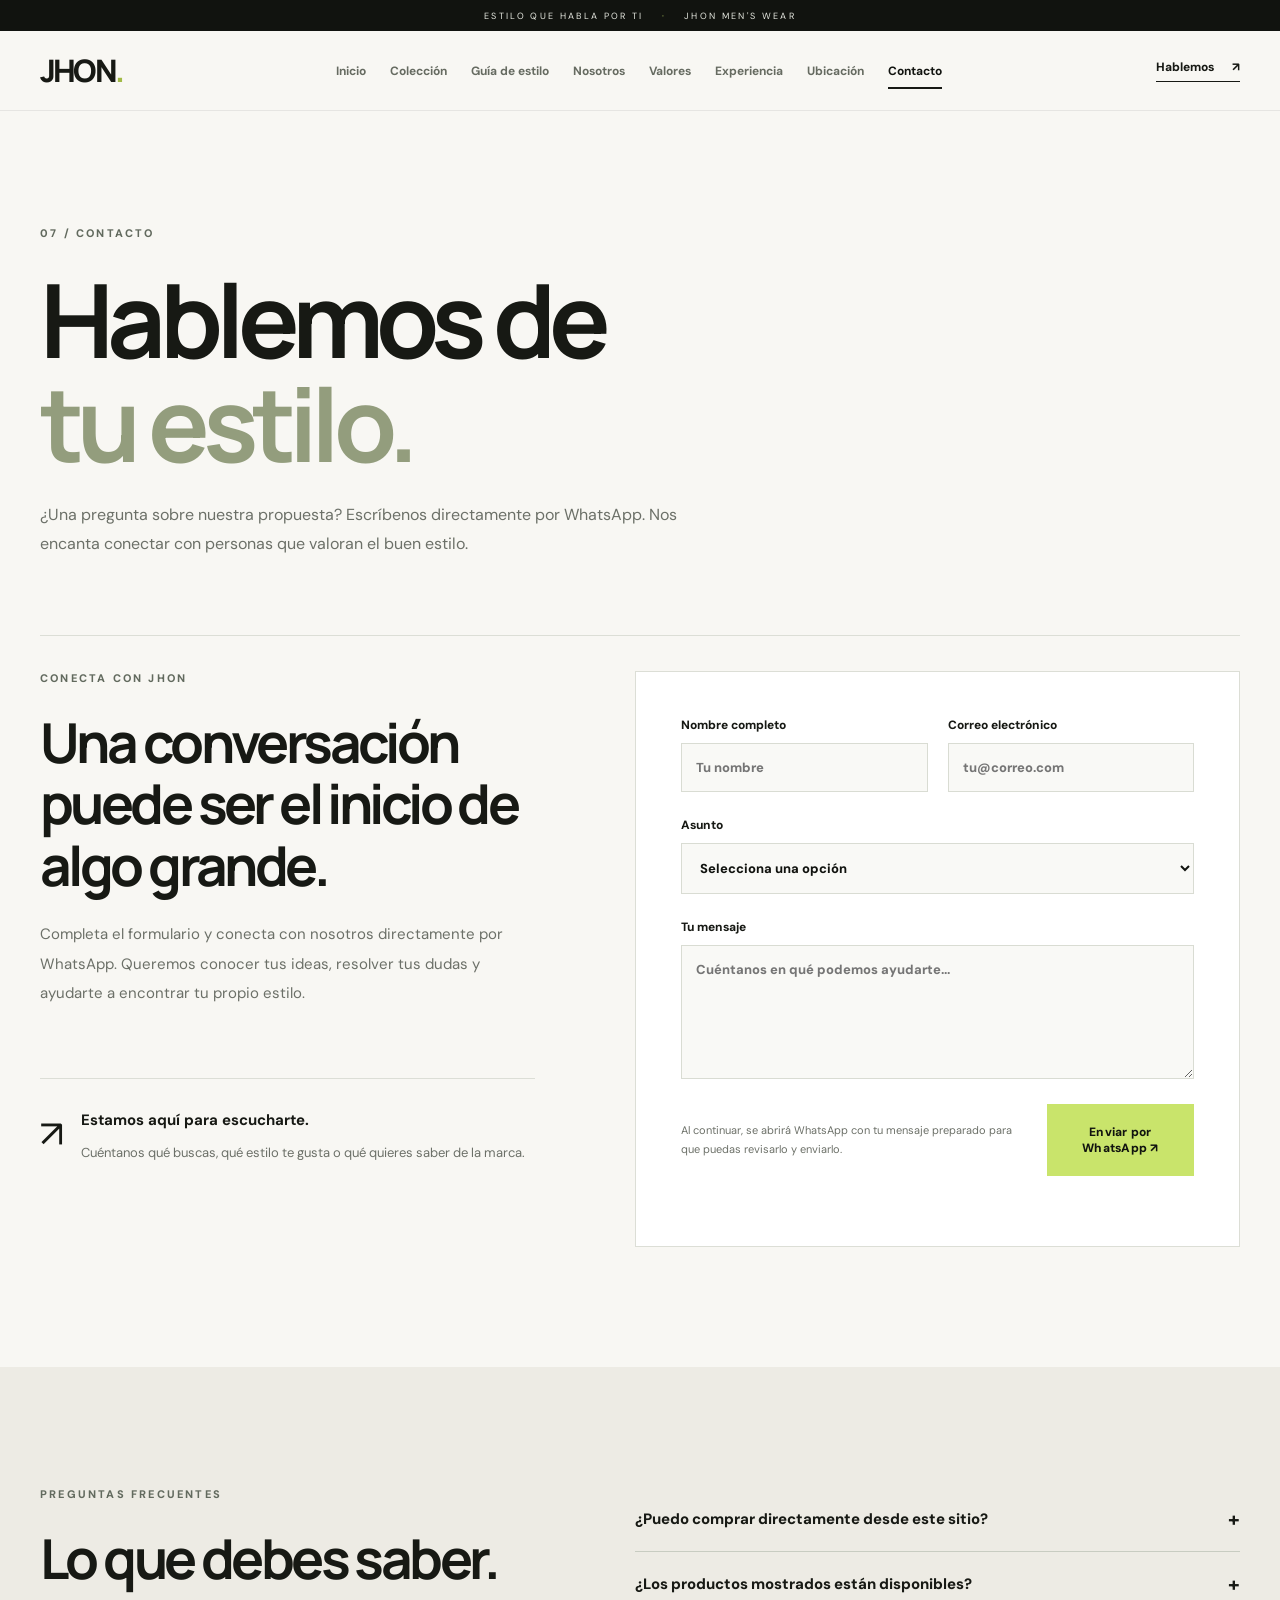
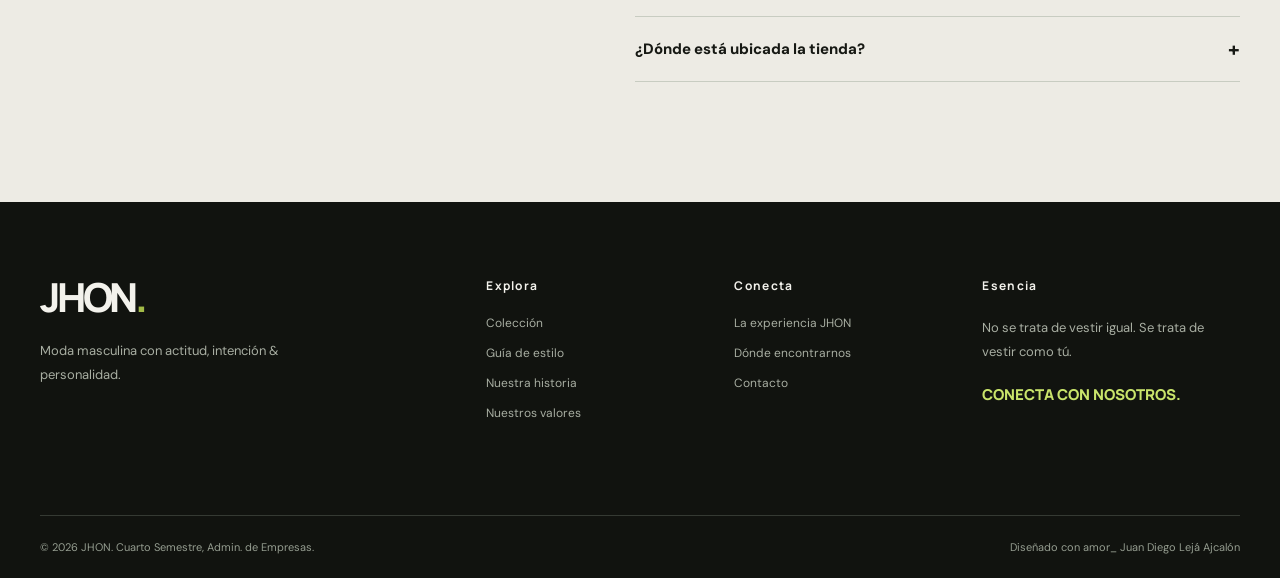
<file: contacto.html>
<!DOCTYPE html>
<html lang="es">
<head>
  <meta charset="UTF-8">
  <meta name="viewport" content="width=device-width, initial-scale=1">

  <meta name="theme-color" content="#141511">
  <meta
    name="description"
    content="Entra en contacto con JHON a través de WhatsApp para solicitar información sobre moda masculina."
  >

  <title>Contacto | JHON — Men's Wear</title>

  <link rel="preconnect" href="https://fonts.googleapis.com">
  <link rel="preconnect" href="https://fonts.gstatic.com" crossorigin>

  <link
    href="https://fonts.googleapis.com/css2?family=DM+Sans:wght@400;500;600;700&family=Manrope:wght@400;500;600;700;800&display=swap"
    rel="stylesheet"
  >

  <link rel="stylesheet" href="css/styles.css">
  <script src="js/main.js" defer></script>
</head>

<body>

  <a class="skip-link" href="#contenido">
    Ir al contenido
  </a>

  <div class="announcement">
    ESTILO QUE HABLA POR TI
    <span>·</span>
    JHON MEN'S WEAR
  </div>

  <!-- HEADER -->
  <header class="site-header">
    <div class="container nav-wrap">

      <a
        href="index.html"
        class="brand"
        aria-label="JHON, ir al inicio"
      >
        JHON<span class="brand-dot">.</span>
      </a>

      <nav class="desktop-nav" aria-label="Navegación principal">
        <a href="index.html" class="nav-link">Inicio</a>
        <a href="coleccion.html" class="nav-link">Colección</a>
        <a href="estilo.html" class="nav-link">Guía de estilo</a>
        <a href="nosotros.html" class="nav-link">Nosotros</a>
        <a href="valores.html" class="nav-link">Valores</a>
        <a href="experiencia.html" class="nav-link">Experiencia</a>
        <a href="ubicacion.html" class="nav-link">Ubicación</a>
        <a
          href="contacto.html"
          class="nav-link active"
          aria-current="page"
        >
          Contacto
        </a>
      </nav>

      <a class="nav-cta" href="contacto.html">
        Hablemos <span aria-hidden="true">↗</span>
      </a>

      <button
        class="menu-toggle"
        type="button"
        aria-label="Abrir menú"
        aria-expanded="false"
        aria-controls="mobile-menu"
      >
        <span></span>
        <span></span>
        <span></span>
      </button>

    </div>

    <!-- MENÚ MÓVIL -->
    <nav
      class="mobile-nav"
      id="mobile-menu"
      aria-label="Navegación móvil"
      inert
    >
      <a href="index.html" class="nav-link">Inicio</a>
      <a href="coleccion.html" class="nav-link">Colección</a>
      <a href="estilo.html" class="nav-link">Guía de estilo</a>
      <a href="nosotros.html" class="nav-link">Nosotros</a>
      <a href="valores.html" class="nav-link">Valores</a>
      <a href="experiencia.html" class="nav-link">Experiencia</a>
      <a href="ubicacion.html" class="nav-link">Ubicación</a>
      <a
        href="contacto.html"
        class="nav-link active"
        aria-current="page"
      >
        Contacto
      </a>
    </nav>
  </header>

  <!-- CONTENIDO -->
  <main id="contenido">

    <!-- INTRODUCCIÓN -->
    <section class="page-intro container reveal">
      <span class="eyebrow">07 / CONTACTO</span>

      <h1>
        Hablemos de<br>
        <em>tu estilo.</em>
      </h1>

      <p>
        ¿Una pregunta sobre nuestra propuesta?
        Escríbenos directamente por WhatsApp.
        Nos encanta conectar con personas
        que valoran el buen estilo.
      </p>
    </section>

    <!-- FORMULARIO DE CONTACTO -->
    <section class="container section section-tight contact-layout">

      <div class="contact-side reveal">

        <span class="eyebrow">CONECTA CON JHON</span>

        <h2>
          Una conversación puede ser
          el inicio de algo grande.
        </h2>

        <p>
          Completa el formulario y conecta con nosotros
          directamente por WhatsApp. Queremos conocer
          tus ideas, resolver tus dudas y ayudarte
          a encontrar tu propio estilo.
        </p>

        <div class="contact-note">
          <span>↗</span>

          <div>
            <strong>
              Estamos aquí para escucharte.
            </strong>

            <p>
              Cuéntanos qué buscas, qué estilo te gusta
              o qué quieres saber de la marca.
            </p>
          </div>
        </div>

      </div>

      <!-- FORMULARIO -->
      <form class="contact-form reveal" id="contact-form">

        <div class="form-grid">

          <label>
            Nombre completo

            <input
              name="nombre"
              type="text"
              required
              minlength="2"
              maxlength="80"
              autocomplete="name"
              placeholder="Tu nombre"
            >
          </label>

          <label>
            Correo electrónico

            <input
              name="email"
              type="email"
              required
              maxlength="150"
              autocomplete="email"
              placeholder="tu@correo.com"
            >
          </label>

        </div>

        <label>
          Asunto

          <select name="asunto" required>
            <option value="" selected disabled>
              Selecciona una opción
            </option>

            <option value="Consulta de colección">
              Consulta de colección
            </option>

            <option value="Información de la marca">
              Información de la marca
            </option>

            <option value="Colaboraciones">
              Colaboraciones
            </option>

            <option value="Otra consulta">
              Otra consulta
            </option>
          </select>
        </label>

        <label>
          Tu mensaje

          <textarea
            name="mensaje"
            required
            minlength="10"
            maxlength="2000"
            rows="6"
            placeholder="Cuéntanos en qué podemos ayudarte..."
          ></textarea>
        </label>

        <div class="form-bottom">

          <p>
            Al continuar, se abrirá WhatsApp con tu mensaje
            preparado para que puedas revisarlo y enviarlo.
          </p>

          <button class="btn btn-accent" type="submit">
            Enviar por WhatsApp ↗
          </button>

        </div>

        <p
          id="form-status"
          class="form-status"
          role="status"
          aria-live="polite"
        ></p>

      </form>

    </section>

    <!-- PREGUNTAS FRECUENTES -->
    <section class="soft-section">

      <div class="container section faq-layout">

        <div class="reveal">

          <span class="eyebrow">
            PREGUNTAS FRECUENTES
          </span>

          <h2>
            Lo que debes saber.
          </h2>

        </div>

        <div class="faq-list">

          <details class="reveal">
            <summary>
              ¿Puedo comprar directamente desde este sitio?
            </summary>

            <p>
              Por el momento, este sitio es informativo.
              Puedes explorar los estilos & escribirnos por
              WhatsApp para consultar disponibilidad.
            </p>
          </details>

          <details class="reveal">
            <summary>
              ¿Los productos mostrados están disponibles?
            </summary>

            <p>
              Las imágenes son referencias de estilo.
              La disponibilidad de prendas, tallas & precios
              debe confirmarse directamente con la marca.
            </p>
          </details>

          <details class="reveal">
            <summary>
              ¿Dónde está ubicada la tienda?
            </summary>

            <p>
              La ubicación física & los horarios están por
              confirmar. Puedes revisar la sección Ubicación
              o consultarnos directamente por WhatsApp.
            </p>
          </details>

        </div>

      </div>

    </section>

  </main>

  <!-- FOOTER -->
  <footer class="footer">

    <div class="container footer-grid">

      <div>
        <a href="index.html" class="brand footer-brand">
          JHON<span class="brand-dot">.</span>
        </a>

        <p>
          Moda masculina con actitud,
          intención & personalidad.
        </p>
      </div>

      <div>
        <h3>Explora</h3>

        <a href="coleccion.html">Colección</a>
        <a href="estilo.html">Guía de estilo</a>
        <a href="nosotros.html">Nuestra historia</a>
        <a href="valores.html">Nuestros valores</a>
      </div>

      <div>
        <h3>Conecta</h3>

        <a href="experiencia.html">La experiencia JHON</a>
        <a href="ubicacion.html">Dónde encontrarnos</a>
        <a href="contacto.html">Contacto</a>
      </div>

      <div>
        <h3>Esencia</h3>

        <p>
          No se trata de vestir igual.
          Se trata de vestir como tú.
        </p>

        <span class="footer-slogan">
          CONECTA CON NOSOTROS.
        </span>
      </div>

    </div>

    <div class="container footer-bottom">

      <span>
        © <span data-year>2026</span> JHON.
        Cuarto Semestre, Admin. de Empresas.
      </span>

      <span>
        Diseñado con amor_ Juan Diego Lejá Ajcalón
      </span>

    </div>

  </footer>

  <!-- BOTÓN VOLVER ARRIBA -->
  <button
    class="back-top"
    aria-label="Volver arriba"
    title="Volver arriba"
  >
    ↑
  </button>

</body>
</html>
</file>
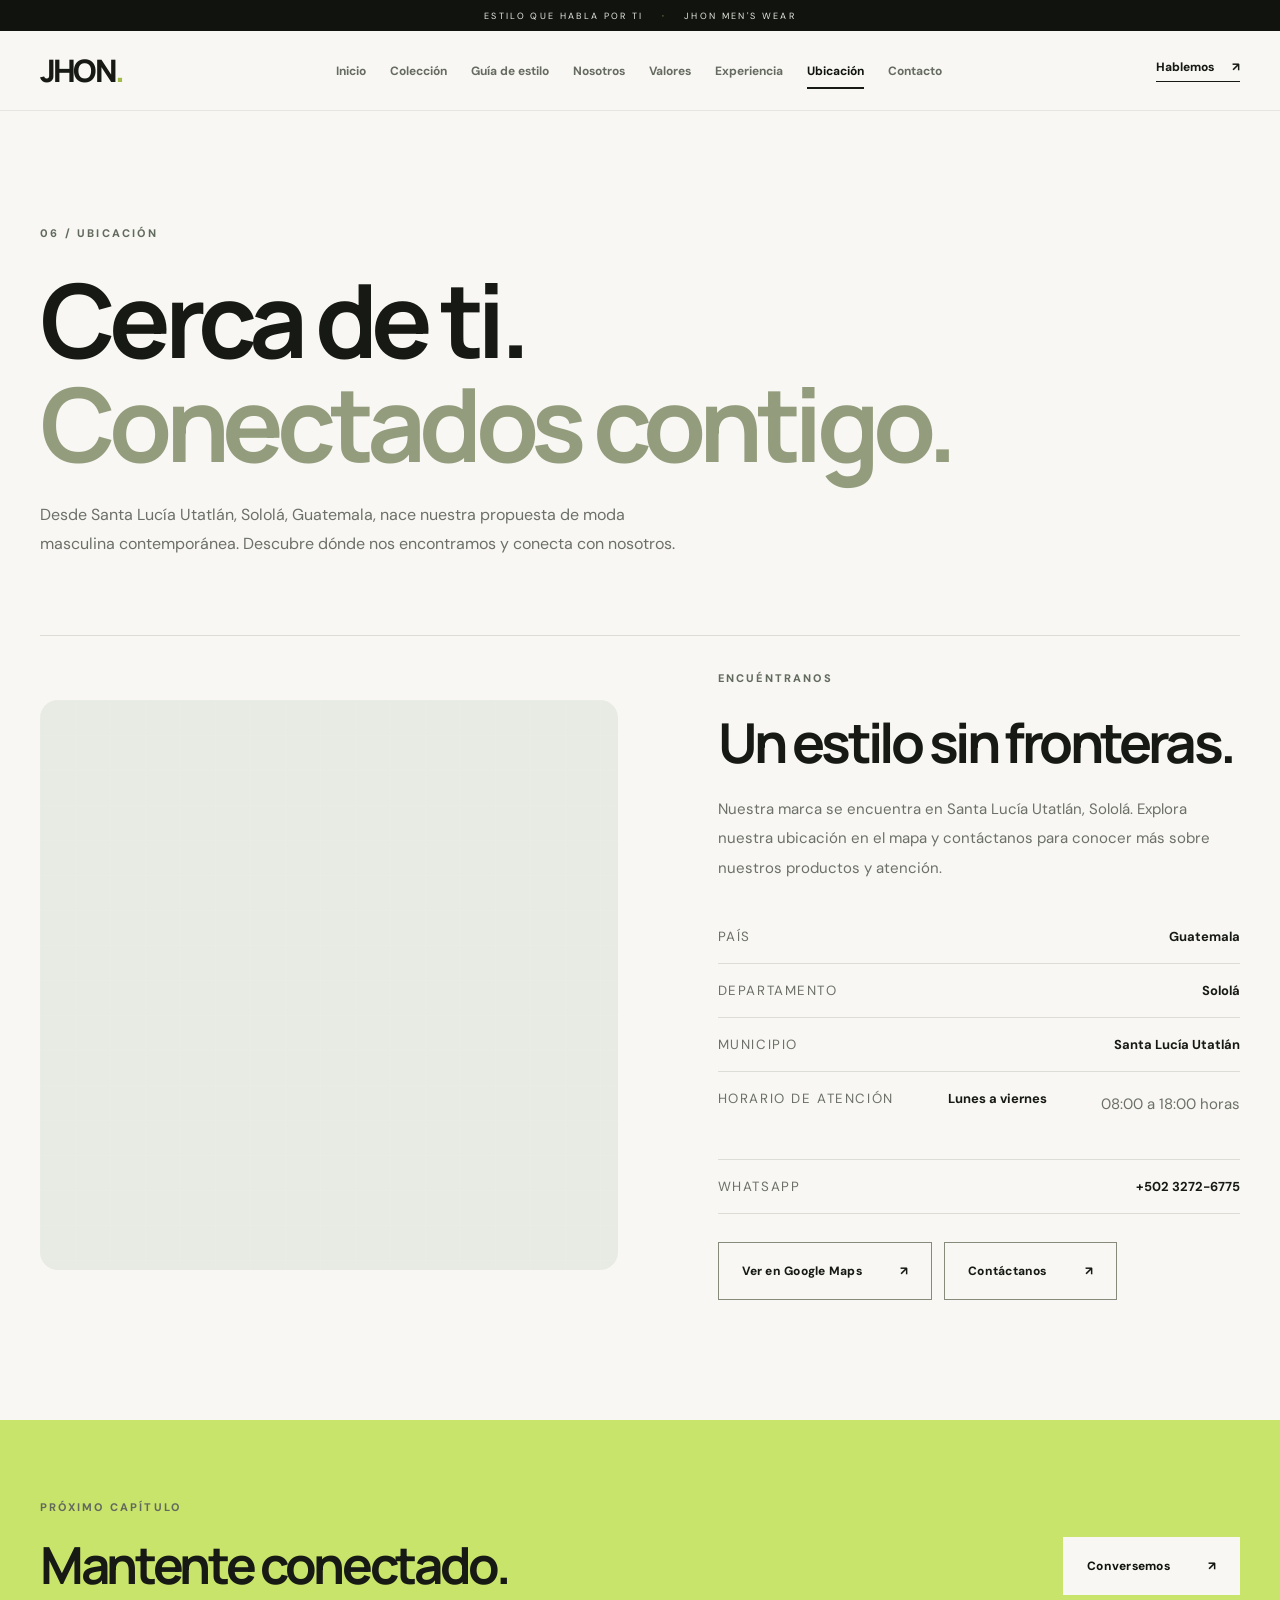
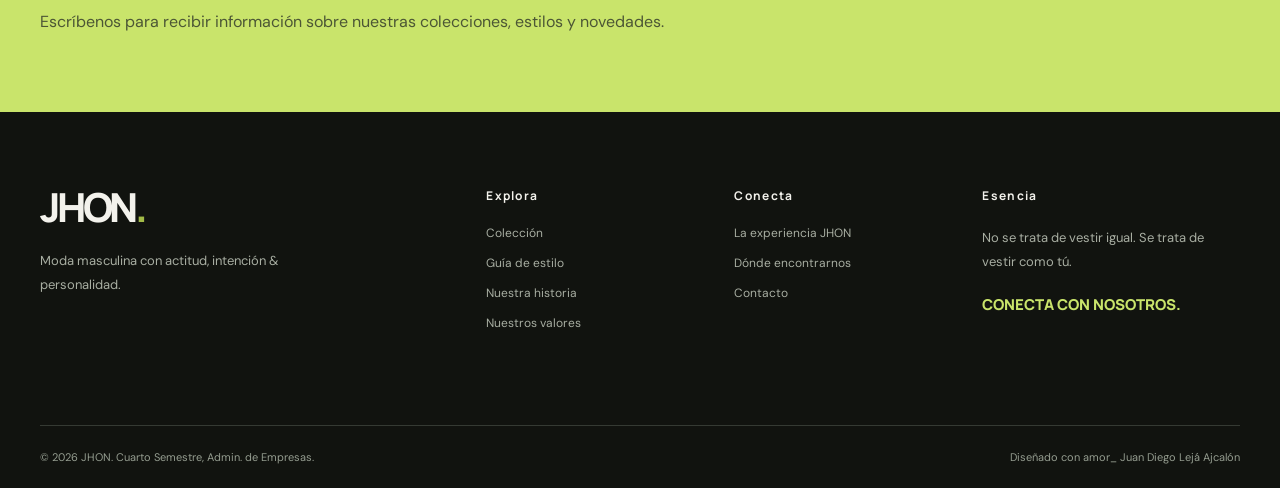
<file: ubicacion.html>
<!DOCTYPE html>
<html lang="es">

<head>
  <!-- ========================================
       CONFIGURACIÓN GENERAL
  ========================================= -->

  <meta charset="UTF-8">
  <meta name="viewport" content="width=device-width, initial-scale=1">

  <meta name="theme-color" content="#141511">

  <meta
    name="description"
    content="Encuentra JHON en Santa Lucía Utatlán, Sololá, Guatemala. Consulta nuestra ubicación, horarios y canales de atención."
  >

  <title>Ubicación | JHON — Men's Wear</title>

  <!-- ========================================
       TIPOGRAFÍAS
  ========================================= -->

  <link rel="preconnect" href="https://fonts.googleapis.com">

  <link
    rel="preconnect"
    href="https://fonts.gstatic.com"
    crossorigin
  >

  <link
    href="https://fonts.googleapis.com/css2?family=DM+Sans:wght@400;500;600;700&family=Manrope:wght@400;500;600;700;800&display=swap"
    rel="stylesheet"
  >

  <!-- ========================================
       ESTILOS CSS
  ========================================= -->

  <link rel="stylesheet" href="css/styles.css">

  <!-- ========================================
       JAVASCRIPT
  ========================================= -->

  <script src="js/main.js" defer></script>

</head>

<body>

  <!-- ========================================
       ACCESIBILIDAD
  ========================================= -->

  <a class="skip-link" href="#contenido">
    Ir al contenido
  </a>

  <!-- ========================================
       BARRA DE ANUNCIO
  ========================================= -->

  <div class="announcement">
    ESTILO QUE HABLA POR TI
    <span>·</span>
    JHON MEN'S WEAR
  </div>

  <!-- ========================================
       HEADER / NAVEGACIÓN PRINCIPAL
  ========================================= -->

  <header class="site-header">

    <div class="container nav-wrap">

      <!-- LOGOTIPO -->

      <a
        href="index.html"
        class="brand"
        aria-label="JHON, ir al inicio"
      >
        JHON<span class="brand-dot">.</span>
      </a>

      <!-- MENÚ DE ESCRITORIO -->

      <nav
        class="desktop-nav"
        aria-label="Navegación principal"
      >

        <a href="index.html" class="nav-link">
          Inicio
        </a>

        <a href="coleccion.html" class="nav-link">
          Colección
        </a>

        <a href="estilo.html" class="nav-link">
          Guía de estilo
        </a>

        <a href="nosotros.html" class="nav-link">
          Nosotros
        </a>

        <a href="valores.html" class="nav-link">
          Valores
        </a>

        <a href="experiencia.html" class="nav-link">
          Experiencia
        </a>

        <a
          href="ubicacion.html"
          class="nav-link active"
          aria-current="page"
        >
          Ubicación
        </a>

        <a href="contacto.html" class="nav-link">
          Contacto
        </a>

      </nav>

      <!-- BOTÓN DE CONTACTO -->

      <a
        class="nav-cta"
        href="contacto.html"
      >
        Hablemos
        <span aria-hidden="true">↗</span>
      </a>

      <!-- BOTÓN MENÚ MÓVIL -->

      <button
        class="menu-toggle"
        type="button"
        aria-label="Abrir menú"
        aria-expanded="false"
        aria-controls="mobile-menu"
      >
        <span></span>
        <span></span>
        <span></span>
      </button>

    </div>

    <!-- ======================================
         NAVEGACIÓN MÓVIL
    ======================================= -->

    <nav
      class="mobile-nav"
      id="mobile-menu"
      aria-label="Navegación móvil"
      inert
    >

      <a href="index.html" class="nav-link">
        Inicio
      </a>

      <a href="coleccion.html" class="nav-link">
        Colección
      </a>

      <a href="estilo.html" class="nav-link">
        Guía de estilo
      </a>

      <a href="nosotros.html" class="nav-link">
        Nosotros
      </a>

      <a href="valores.html" class="nav-link">
        Valores
      </a>

      <a href="experiencia.html" class="nav-link">
        Experiencia
      </a>

      <a
        href="ubicacion.html"
        class="nav-link active"
        aria-current="page"
      >
        Ubicación
      </a>

      <a href="contacto.html" class="nav-link">
        Contacto
      </a>

    </nav>

  </header>

  <!-- ========================================
       CONTENIDO PRINCIPAL
  ========================================= -->

  <main id="contenido">

    <!-- ======================================
         SECCIÓN 1: INTRODUCCIÓN
    ======================================= -->

    <section class="page-intro container reveal">

      <span class="eyebrow">
        06 / UBICACIÓN
      </span>

      <h1>
        Cerca de ti.<br>
        <em>Conectados contigo.</em>
      </h1>

      <p>
        Desde Santa Lucía Utatlán, Sololá,
        Guatemala, nace nuestra propuesta
        de moda masculina contemporánea.

        Descubre dónde nos encontramos
        y conecta con nosotros.
      </p>

    </section>

    <!-- ======================================
         SECCIÓN 2: NUESTRA UBICACIÓN
    ======================================= -->

    <section class="container section section-tight">

      <div class="location-grid">

        <!-- ==================================
             MAPA INTERACTIVO DE GOOGLE MAPS
        =================================== -->

        <div
          class="location-visual reveal"
          style="
            position: relative;
            min-height: 440px;
            overflow: hidden;
            border-radius: 18px;
            background: #e8ebe4;
          "
        >

          <!-- MAPA DE SANTA LUCÍA UTATLÁN -->

          <iframe
            title="Mapa de Santa Lucía Utatlán, Sololá, Guatemala"
            src="https://maps.google.com/maps?q=Santa%20Lucia%20Utatlan%2C%20Solola%2C%20Guatemala&amp;z=14&amp;output=embed"
            width="100%"
            height="100%"
            style="
              position: absolute;
              inset: 0;
              width: 100%;
              height: 100%;
              border: 0;
              display: block;
            "
            loading="lazy"
            referrerpolicy="no-referrer-when-downgrade"
            allowfullscreen
          ></iframe>

        </div>

        <!-- ==================================
             INFORMACIÓN DE LA UBICACIÓN
        =================================== -->

        <div class="location-details reveal">

          <span class="eyebrow">
            ENCUÉNTRANOS
          </span>

          <h2>
            Un estilo sin fronteras.
          </h2>

          <p>
            Nuestra marca se encuentra en
            Santa Lucía Utatlán, Sololá.

            Explora nuestra ubicación en el mapa
            y contáctanos para conocer más
            sobre nuestros productos y atención.
          </p>

          <!-- =================================
               DATOS GENERALES
          ================================== -->

          <div class="info-list">

            <!-- PAÍS -->

            <div>

              <small>
                PAÍS
              </small>

              <strong>
                Guatemala
              </strong>

            </div>

            <!-- DEPARTAMENTO -->

            <div>

              <small>
                DEPARTAMENTO
              </small>

              <strong>
                Sololá
              </strong>

            </div>

            <!-- MUNICIPIO -->

            <div>

              <small>
                MUNICIPIO
              </small>

              <strong>
                Santa Lucía Utatlán
              </strong>

            </div>

            <!-- HORARIO DE ATENCIÓN -->

            <div>

              <small>
                HORARIO DE ATENCIÓN
              </small>

              <strong>
                Lunes a viernes
              </strong>

              <p>
                08:00 a 18:00 horas
              </p>

            </div>

            <!-- WHATSAPP -->

            <div>

              <small>
                WHATSAPP
              </small>

              <strong>
                +502 3272-6775
              </strong>

            </div>

          </div>

          <!-- =================================
               BOTONES DE ACCIÓN
          ================================== -->

          <div
            style="
              display: flex;
              flex-wrap: wrap;
              gap: 12px;
              margin-top: 28px;
            "
          >

            <!-- ABRIR EN GOOGLE MAPS -->

            <a
              class="btn btn-outline"
              href="https://www.google.com/maps/search/?api=1&amp;query=Santa%20Lucia%20Utatlan%2C%20Solola%2C%20Guatemala"
              target="_blank"
              rel="noopener noreferrer"
            >
              Ver en Google Maps
              <span aria-hidden="true">↗</span>
            </a>

            <!-- CONTACTAR A JHON -->

            <a
              class="btn btn-outline"
              href="contacto.html"
            >
              Contáctanos
              <span aria-hidden="true">↗</span>
            </a>

          </div>

        </div>

      </div>

    </section>

    <!-- ======================================
         SECCIÓN 3: LLAMADO A LA ACCIÓN
    ======================================= -->

    <section class="cta-section">

      <div class="container cta-inner reveal">

        <!-- CONTENIDO -->

        <div>

          <span class="eyebrow">
            PRÓXIMO CAPÍTULO
          </span>

          <h2>
            Mantente conectado.
          </h2>

          <p>
            Escríbenos para recibir información
            sobre nuestras colecciones,
            estilos y novedades.
          </p>

        </div>

        <!-- BOTÓN DE CONTACTO -->

        <a
          class="btn btn-light"
          href="contacto.html"
        >
          Conversemos
          <span aria-hidden="true">↗</span>
        </a>

      </div>

    </section>

  </main>

  <!-- ========================================
       FOOTER / PIE DE PÁGINA
  ========================================= -->

  <footer class="footer">

    <div class="container footer-grid">

      <!-- COLUMNA 1: MARCA -->

      <div>

        <a
          href="index.html"
          class="brand footer-brand"
        >
          JHON<span class="brand-dot">.</span>
        </a>

        <p>
          Moda masculina con actitud,
          intención & personalidad.
        </p>

      </div>

      <!-- COLUMNA 2: EXPLORA -->

      <div>

        <h3>Explora</h3>

        <a href="coleccion.html">
          Colección
        </a>

        <a href="estilo.html">
          Guía de estilo
        </a>

        <a href="nosotros.html">
          Nuestra historia
        </a>

        <a href="valores.html">
          Nuestros valores
        </a>

      </div>

      <!-- COLUMNA 3: CONECTA -->

      <div>

        <h3>Conecta</h3>

        <a href="experiencia.html">
          La experiencia JHON
        </a>

        <a href="ubicacion.html">
          Dónde encontrarnos
        </a>

        <a href="contacto.html">
          Contacto
        </a>

      </div>

      <!-- COLUMNA 4: ESENCIA -->

      <div>

        <h3>Esencia</h3>

        <p>
          No se trata de vestir igual.
          Se trata de vestir como tú.
        </p>

        <span class="footer-slogan">
          CONECTA CON NOSOTROS.
        </span>

      </div>

    </div>

    <!-- ======================================
         DERECHOS DE AUTOR
    ======================================= -->

    <div class="container footer-bottom">

      <span>
        © <span data-year>2026</span> JHON.
        Cuarto Semestre, Admin. de Empresas.
      </span>

      <span>
        Diseñado con amor_ Juan Diego Lejá Ajcalón
      </span>

    </div>

  </footer>

  <!-- ========================================
       BOTÓN FLOTANTE: VOLVER ARRIBA
  ========================================= -->

  <button
    class="back-top"
    aria-label="Volver arriba"
    title="Volver arriba"
  >
    ↑
  </button>

</body>
</html>
</file>
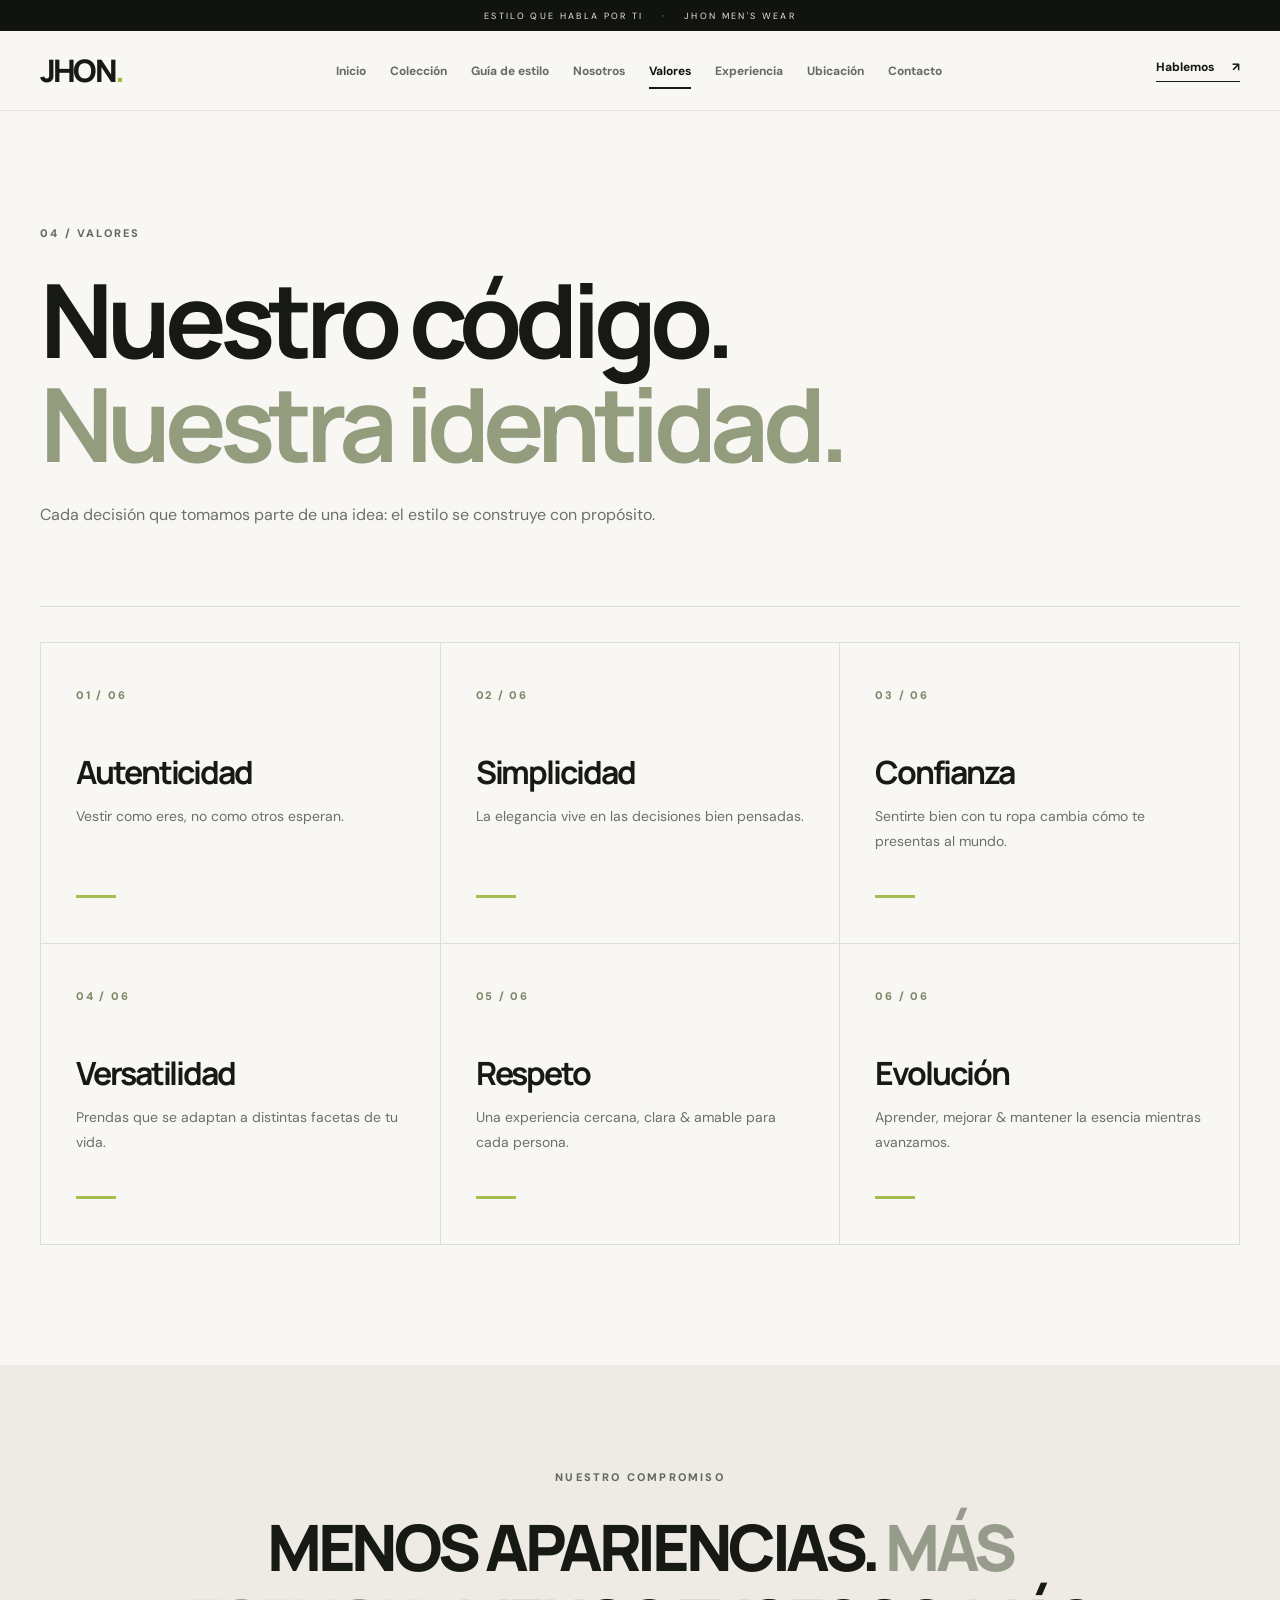
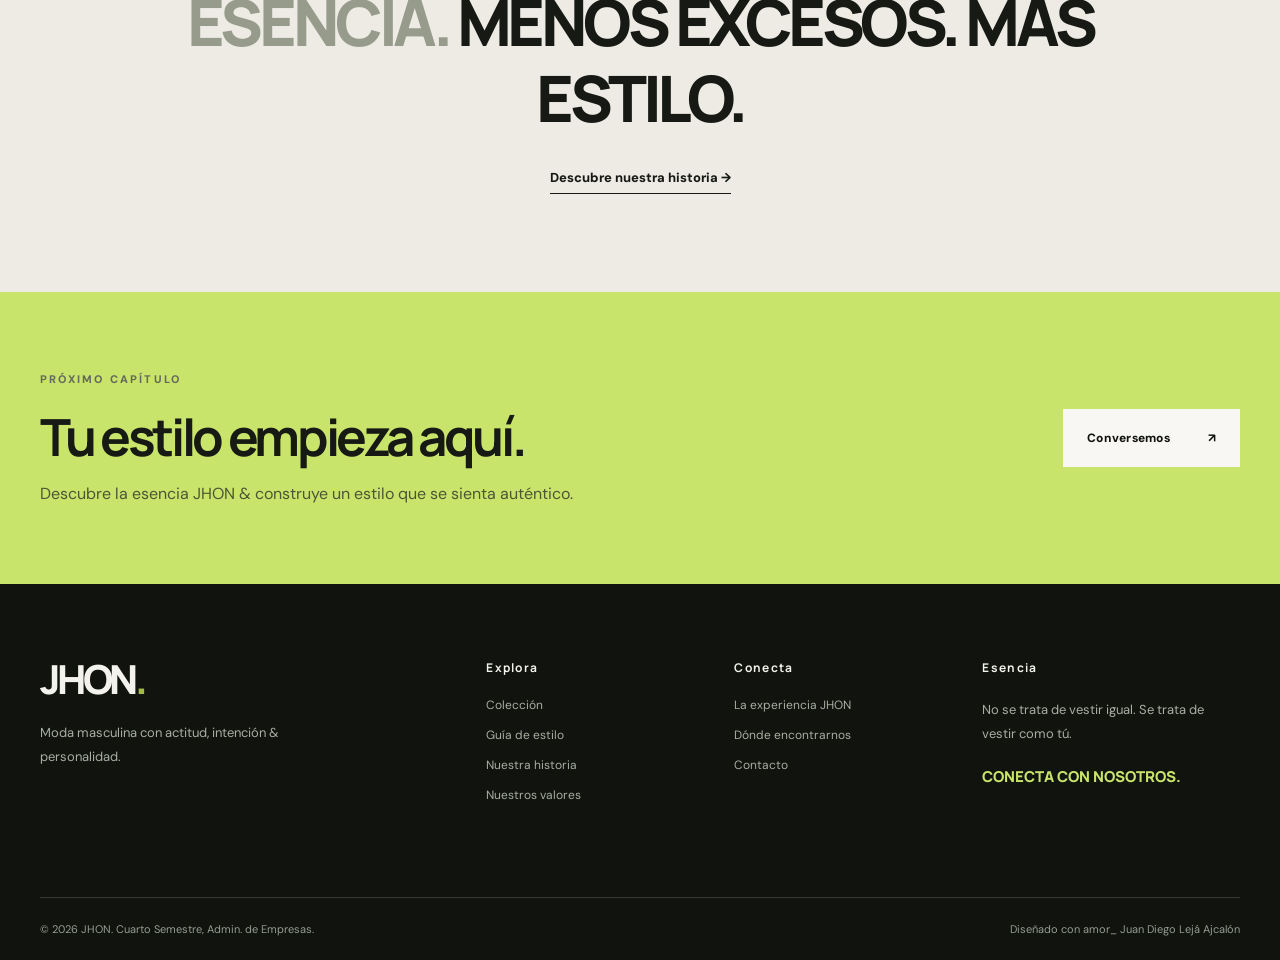
<file: valores.html>
<!DOCTYPE html>
<html lang="es">

<head>
  <!-- ========================================
       CONFIGURACIÓN GENERAL
  ========================================= -->

  <meta charset="UTF-8">
  <meta name="viewport" content="width=device-width, initial-scale=1">

  <meta name="theme-color" content="#141511">

  <meta
    name="description"
    content="Descubre los valores y la filosofía de JHON."
  >

  <title>Valores | JHON — Men's Wear</title>


  <!-- ========================================
       TIPOGRAFÍAS
  ========================================= -->

  <link
    rel="preconnect"
    href="https://fonts.googleapis.com"
  >

  <link
    rel="preconnect"
    href="https://fonts.gstatic.com"
    crossorigin
  >

  <link
    href="https://fonts.googleapis.com/css2?family=DM+Sans:wght@400;500;600;700&family=Manrope:wght@400;500;600;700;800&display=swap"
    rel="stylesheet"
  >


  <!-- ========================================
       ESTILOS CSS
  ========================================= -->

  <link rel="stylesheet" href="css/styles.css">


  <!-- ========================================
       JAVASCRIPT
  ========================================= -->

  <script src="js/main.js" defer></script>

</head>

<body>

  <!-- ========================================
       ACCESIBILIDAD
  ========================================= -->

  <a class="skip-link" href="#contenido">
    Ir al contenido
  </a>


  <!-- ========================================
       BARRA DE ANUNCIO
  ========================================= -->

  <div class="announcement">
    ESTILO QUE HABLA POR TI
    <span>·</span>
    JHON MEN'S WEAR
  </div>


  <!-- ========================================
       HEADER / NAVEGACIÓN PRINCIPAL
  ========================================= -->

  <header class="site-header">

    <div class="container nav-wrap">

      <!-- LOGOTIPO -->

      <a
        href="index.html"
        class="brand"
        aria-label="JHON, ir al inicio"
      >
        JHON<span class="brand-dot">.</span>
      </a>


      <!-- MENÚ DE ESCRITORIO -->

      <nav
        class="desktop-nav"
        aria-label="Navegación principal"
      >

        <a href="index.html" class="nav-link">
          Inicio
        </a>

        <a href="coleccion.html" class="nav-link">
          Colección
        </a>

        <a href="estilo.html" class="nav-link">
          Guía de estilo
        </a>

        <a href="nosotros.html" class="nav-link">
          Nosotros
        </a>

        <a
          href="valores.html"
          class="nav-link active"
          aria-current="page"
        >
          Valores
        </a>

        <a href="experiencia.html" class="nav-link">
          Experiencia
        </a>

        <a href="ubicacion.html" class="nav-link">
          Ubicación
        </a>

        <a href="contacto.html" class="nav-link">
          Contacto
        </a>

      </nav>


      <!-- BOTÓN DE CONTACTO -->

      <a
        class="nav-cta"
        href="contacto.html"
      >
        Hablemos
        <span aria-hidden="true">↗</span>
      </a>


      <!-- BOTÓN MENÚ MÓVIL -->

      <button
        class="menu-toggle"
        type="button"
        aria-label="Abrir menú"
        aria-expanded="false"
        aria-controls="mobile-menu"
      >
        <span></span>
        <span></span>
        <span></span>
      </button>

    </div>


    <!-- ======================================
         NAVEGACIÓN MÓVIL
    ======================================= -->

    <nav
      class="mobile-nav"
      id="mobile-menu"
      aria-label="Navegación móvil"
      inert
    >

      <a href="index.html" class="nav-link">
        Inicio
      </a>

      <a href="coleccion.html" class="nav-link">
        Colección
      </a>

      <a href="estilo.html" class="nav-link">
        Guía de estilo
      </a>

      <a href="nosotros.html" class="nav-link">
        Nosotros
      </a>

      <a
        href="valores.html"
        class="nav-link active"
        aria-current="page"
      >
        Valores
      </a>

      <a href="experiencia.html" class="nav-link">
        Experiencia
      </a>

      <a href="ubicacion.html" class="nav-link">
        Ubicación
      </a>

      <a href="contacto.html" class="nav-link">
        Contacto
      </a>

    </nav>

  </header>


  <!-- ========================================
       CONTENIDO PRINCIPAL
  ========================================= -->

  <main id="contenido">


    <!-- ======================================
         SECCIÓN 1: INTRODUCCIÓN
    ======================================= -->

    <section class="page-intro container reveal">

      <span class="eyebrow">
        04 / VALORES
      </span>

      <h1>
        Nuestro código.<br>
        <em>Nuestra identidad.</em>
      </h1>

      <p>
        Cada decisión que tomamos parte de una idea:
        el estilo se construye con propósito.
      </p>

    </section>


    <!-- ======================================
         SECCIÓN 2: VALORES DE JHON
    ======================================= -->

    <section class="container section section-tight">

      <div class="values-grid">


        <!-- ==================================
             VALOR 01: AUTENTICIDAD
        =================================== -->

        <article class="value-card reveal">

          <span>
            01 / 06
          </span>

          <h2>
            Autenticidad
          </h2>

          <p>
            Vestir como eres,
            no como otros esperan.
          </p>

          <div class="value-line"></div>

        </article>


        <!-- ==================================
             VALOR 02: SIMPLICIDAD
        =================================== -->

        <article class="value-card reveal">

          <span>
            02 / 06
          </span>

          <h2>
            Simplicidad
          </h2>

          <p>
            La elegancia vive en las
            decisiones bien pensadas.
          </p>

          <div class="value-line"></div>

        </article>


        <!-- ==================================
             VALOR 03: CONFIANZA
        =================================== -->

        <article class="value-card reveal">

          <span>
            03 / 06
          </span>

          <h2>
            Confianza
          </h2>

          <p>
            Sentirte bien con tu ropa
            cambia cómo te presentas
            al mundo.
          </p>

          <div class="value-line"></div>

        </article>


        <!-- ==================================
             VALOR 04: VERSATILIDAD
        =================================== -->

        <article class="value-card reveal">

          <span>
            04 / 06
          </span>

          <h2>
            Versatilidad
          </h2>

          <p>
            Prendas que se adaptan
            a distintas facetas
            de tu vida.
          </p>

          <div class="value-line"></div>

        </article>


        <!-- ==================================
             VALOR 05: RESPETO
        =================================== -->

        <article class="value-card reveal">

          <span>
            05 / 06
          </span>

          <h2>
            Respeto
          </h2>

          <p>
            Una experiencia cercana,
            clara & amable
            para cada persona.
          </p>

          <div class="value-line"></div>

        </article>


        <!-- ==================================
             VALOR 06: EVOLUCIÓN
        =================================== -->

        <article class="value-card reveal">

          <span>
            06 / 06
          </span>

          <h2>
            Evolución
          </h2>

          <p>
            Aprender, mejorar &
            mantener la esencia
            mientras avanzamos.
          </p>

          <div class="value-line"></div>

        </article>

      </div>

    </section>


    <!-- ======================================
         SECCIÓN 3: MANIFIESTO DE LA MARCA
    ======================================= -->

    <section class="manifesto">

      <div class="container manifesto-inner reveal">

        <!-- ETIQUETA -->

        <span class="eyebrow">
          NUESTRO COMPROMISO
        </span>


        <!-- MENSAJE PRINCIPAL -->

        <p>
          MENOS APARIENCIAS.
          <i>MÁS ESENCIA.</i>
          MENOS EXCESOS.
          MÁS ESTILO.
        </p>


        <!-- ENLACE A NUESTRA HISTORIA -->

        <a
          class="text-link"
          href="nosotros.html"
        >
          Descubre nuestra historia →
        </a>

      </div>

    </section>


    <!-- ======================================
         SECCIÓN 4: LLAMADO A LA ACCIÓN
    ======================================= -->

    <section class="cta-section">

      <div class="container cta-inner reveal">


        <!-- CONTENIDO -->

        <div>

          <span class="eyebrow">
            PRÓXIMO CAPÍTULO
          </span>

          <h2>
            Tu estilo empieza aquí.
          </h2>

          <p>
            Descubre la esencia JHON &
            construye un estilo que
            se sienta auténtico.
          </p>

        </div>


        <!-- BOTÓN DE CONTACTO -->

        <a
          class="btn btn-light"
          href="contacto.html"
        >
          Conversemos
          <span>↗</span>
        </a>

      </div>

    </section>

  </main>


  <!-- ========================================
       FOOTER / PIE DE PÁGINA
  ========================================= -->

  <footer class="footer">

    <div class="container footer-grid">


      <!-- COLUMNA 1: MARCA -->

      <div>

        <a
          href="index.html"
          class="brand footer-brand"
        >
          JHON<span class="brand-dot">.</span>
        </a>

        <p>
          Moda masculina con actitud,
          intención & personalidad.
        </p>

      </div>


      <!-- COLUMNA 2: EXPLORA -->

      <div>

        <h3>
          Explora
        </h3>

        <a href="coleccion.html">
          Colección
        </a>

        <a href="estilo.html">
          Guía de estilo
        </a>

        <a href="nosotros.html">
          Nuestra historia
        </a>

        <a href="valores.html">
          Nuestros valores
        </a>

      </div>


      <!-- COLUMNA 3: CONECTA -->

      <div>

        <h3>
          Conecta
        </h3>

        <a href="experiencia.html">
          La experiencia JHON
        </a>

        <a href="ubicacion.html">
          Dónde encontrarnos
        </a>

        <a href="contacto.html">
          Contacto
        </a>

      </div>


      <!-- COLUMNA 4: ESENCIA -->

      <div>

        <h3>
          Esencia
        </h3>

        <p>
          No se trata de vestir igual.
          Se trata de vestir como tú.
        </p>

        <span class="footer-slogan">
          CONECTA CON NOSOTROS.
        </span>

      </div>

    </div>


    <!-- ======================================
         DERECHOS DE AUTOR
    ======================================= -->

    <div class="container footer-bottom">

     <span>
        © <span data-year>2026</span> JHON.
        Cuarto Semestre, Admin. de Empresas.
      </span>

      <span>
        Diseñado con amor_ Juan Diego Lejá Ajcalón
      </span>

    </div>

  </footer>


  <!-- ========================================
       BOTÓN FLOTANTE: VOLVER ARRIBA
  ========================================= -->

  <button
    class="back-top"
    aria-label="Volver arriba"
    title="Volver arriba"
  >
    ↑
  </button>

</body>
</html>
</file>
<file: css/styles.css>
/* JHON — sitio estático responsive. Personaliza colores en :root. */
:root{--ink:#171914;--dark:#11130f;--paper:#f8f7f3;--cream:#edebe4;--white:#fff;--accent:#c9e46b;--line:#dcded6;--muted:#6c7068;--max:1240px;--header:80px}*{box-sizing:border-box}html{scroll-behavior:smooth}body{margin:0;background:var(--paper);color:var(--ink);font-family:'DM Sans',sans-serif;-webkit-font-smoothing:antialiased}body.menu-open{overflow:hidden}a{color:inherit;text-decoration:none}button,input,select,textarea{font:inherit}button{cursor:pointer}img{display:block;width:100%;height:100%;object-fit:cover}::selection{background:var(--accent);color:var(--dark)}.container{width:min(calc(100% - 80px),var(--max));margin-inline:auto}.skip-link{position:fixed;top:-100px;left:12px;background:white;padding:12px;z-index:999}.skip-link:focus{top:12px}.announcement{height:31px;background:var(--dark);color:#e6e8e0;font-size:9px;letter-spacing:.26em;text-align:center;display:flex;justify-content:center;align-items:center;gap:18px}.announcement span{color:var(--accent)}.site-header{height:var(--header);background:rgba(248,247,243,.96);position:sticky;top:0;z-index:100;border-bottom:1px solid rgba(0,0,0,.07);backdrop-filter:blur(20px)}.nav-wrap{height:100%;display:flex;align-items:center;gap:28px}.brand{font:800 31px/1 'Manrope',sans-serif;letter-spacing:-.09em;white-space:nowrap}.brand-dot{color:#a2ba47}.desktop-nav{display:flex;margin:auto;align-items:center;gap:24px}.nav-link{font-size:12px;font-weight:700;color:#666b61;transition:color .2s;position:relative;white-space:nowrap}.nav-link:hover,.nav-link.active{color:var(--dark)}.nav-link.active:after{content:'';position:absolute;bottom:-10px;left:0;right:0;height:2px;background:var(--ink)}.nav-cta{font-size:12px;font-weight:800;white-space:nowrap;border-bottom:1px solid var(--ink);padding-bottom:6px}.nav-cta span{margin-left:15px}.menu-toggle,.mobile-nav{display:none}.hero{height:min(760px,calc(100svh - 111px));min-height:570px;position:relative;background:#343b31;color:#fff;overflow:hidden;display:flex;align-items:center}.hero-photo{position:absolute;inset:0;background-position:center 35%;background-size:cover;animation:hero-zoom 12s ease-out both}.hero-content{position:relative;z-index:1}.eyebrow{display:block;color:#626a5e;font-size:11px;font-weight:800;letter-spacing:.2em;margin-bottom:27px}.eyebrow.light{color:var(--accent)}h1,h2,h3,p{margin-top:0}h1,h2,h3{font-family:Manrope,sans-serif;letter-spacing:-.065em}h1 em{font-style:normal;color:var(--accent)}.hero h1{font-size:clamp(70px,10vw,158px);line-height:.94;margin:0 0 28px;font-weight:800;letter-spacing:-.095em}.hero p{font-size:16px;line-height:1.85;color:#e7e9e3;max-width:460px}.hero-actions{display:flex;align-items:center;gap:37px;margin-top:31px}.btn{display:inline-flex;align-items:center;justify-content:space-between;gap:38px;padding:19px 23px;min-height:58px;border:1px solid transparent;font-size:12px;font-weight:800;letter-spacing:.02em;transition:transform .25s,background .25s,color .25s}.btn:hover{transform:translateY(-3px)}.btn-accent{background:var(--accent);color:var(--dark)}.btn-accent:hover{background:#d9f385}.btn-light{background:var(--paper);color:var(--dark)}.btn-outline{border-color:#868b7c;background:transparent}.btn-outline:hover{background:var(--dark);color:white}.text-link{font-size:13px;font-weight:800;border-bottom:1px solid currentColor;padding-bottom:7px}.text-link.inverse{color:white}.hero-index,.hero-scroll{position:absolute;z-index:1;bottom:27px;font-size:10px;letter-spacing:.18em;color:#e3e6df}.hero-index{left:max(40px,calc((100vw - var(--max))/2))}.hero-scroll{right:max(40px,calc((100vw - var(--max))/2))}.section{padding-block:120px}.section-tight{padding-top:35px}.section-head{display:flex;align-items:end;justify-content:space-between;gap:70px;margin-bottom:48px}.section-head h2,.split-copy h2,.statement h2,.location-details h2,.contact-side h2,.faq-layout h2{font-size:clamp(37px,4.3vw,65px);line-height:1.12;margin-bottom:0}.section-head>p{max-width:365px;line-height:1.85;color:var(--muted);font-size:14px}.muted{color:#a0a59b}.trio-grid{display:grid;grid-template-columns:repeat(3,1fr);gap:18px}.image-card{height:420px;position:relative;overflow:hidden;background:#d8d8ce}.image-card img,.product-photo img,.split-image img,.editorial-feature img,.mini-feature img{transition:transform .65s cubic-bezier(.2,.8,.2,1)}.image-card:hover img,.product-card:hover img,.split-image:hover img,.editorial-feature:hover img{transform:scale(1.055)}.image-card:after{content:'';position:absolute;inset:25% 0 0;background:linear-gradient(transparent,rgba(0,0,0,.7))}.image-card-overlay{position:absolute;z-index:1;left:27px;right:27px;bottom:30px;color:white;display:flex;flex-direction:column;gap:12px}.image-card-overlay small{font-size:10px;letter-spacing:.19em}.image-card-overlay strong{font:800 23px Manrope;letter-spacing:-.05em}.manifesto{background:var(--cream);padding:105px 0}.manifesto-inner{text-align:center}.manifesto .eyebrow{margin-bottom:25px}.manifesto p{font:800 clamp(34px,5vw,76px)/1.18 Manrope;letter-spacing:-.07em;max-width:1000px;margin:0 auto 31px}.manifesto p i{font-style:normal;color:#969b8c}.split{display:grid;grid-template-columns:1fr 1fr;gap:clamp(45px,8vw,130px);align-items:center}.split-image{height:560px;overflow:hidden;background:#e2e0da}.split-image.portrait{height:650px}.split-copy h2{margin-bottom:25px}.split-copy p,.location-details p,.contact-side p{color:var(--muted);line-height:1.95;font-size:15px;margin-bottom:22px}.split-copy .btn,.split-copy .text-link{margin-top:20px}.cta-section{background:var(--accent);padding:80px 0}.cta-inner{display:flex;align-items:center;justify-content:space-between;gap:30px}.cta-section h2{font-size:clamp(37px,4vw,62px);margin:0 0 12px}.cta-section p{color:#4c5635;margin:0}.cta-section .eyebrow{margin-bottom:15px}.footer{background:var(--dark);color:#f3f2ec;padding-top:75px}.footer-grid{display:grid;grid-template-columns:2fr 1fr 1fr 1.3fr;gap:50px;padding-bottom:80px}.footer-brand{font-size:40px}.footer-grid p{font-size:13px;line-height:1.85;color:#a8aea2;max-width:260px;margin:22px 0 0}.footer-grid h3{font-size:12px;letter-spacing:.11em;margin:0 0 21px}.footer-grid a:not(.brand){display:block;margin:0 0 14px;color:#a8aea2;font-size:12px}.footer-grid a:hover{color:var(--accent)}.footer-slogan{font:800 15px Manrope;color:var(--accent);display:block;margin-top:20px}.footer-bottom{border-top:1px solid #353a33;display:flex;justify-content:space-between;gap:16px;padding:24px 0;font-size:11px;color:#959d90}.back-top{border:0;position:fixed;right:22px;bottom:22px;background:var(--accent);color:var(--dark);height:44px;width:44px;font-size:22px;z-index:50;opacity:0;pointer-events:none;transform:translateY(12px);transition:.25s}.back-top.visible{opacity:1;pointer-events:auto;transform:none}.page-intro{padding-top:115px;padding-bottom:60px;border-bottom:1px solid var(--line)}.page-intro h1{font-size:clamp(54px,8vw,116px);line-height:1.02;margin-bottom:25px}.page-intro h1 em{font-style:normal;color:#939d7d}.page-intro p{max-width:640px;font-size:16px;line-height:1.8;color:var(--muted)}.filter-row{display:flex;flex-wrap:wrap;gap:9px;margin-bottom:32px}.chip{padding:12px 22px;border:1px solid #d4d6ce;background:transparent;color:#61685e;font-size:12px;font-weight:700;transition:.25s}.chip:hover,.chip.selected{background:var(--dark);color:white;border-color:var(--dark)}.product-grid{display:grid;grid-template-columns:repeat(3,1fr);gap:45px 20px}.product-card[hidden]{display:none}.product-photo{height:390px;background:#e7e6df;overflow:hidden}.product-top{display:flex;justify-content:space-between;align-items:center;font-size:10px;font-weight:800;letter-spacing:.12em;color:#747a6e;padding-top:17px}.product-top span:last-child{font-size:20px;letter-spacing:0}.product-card h3{font-size:27px;margin:7px 0}.product-card p{font-size:13px;line-height:1.8;color:var(--muted)}.collection-note{font-size:12px;color:var(--muted);padding-top:30px}.editorial-grid{display:grid;grid-template-columns:1.15fr .85fr;gap:75px}.editorial-feature>img{height:510px}.editorial-feature>div{padding-top:28px}.editorial-feature h2{font-size:48px;margin-bottom:15px}.editorial-feature p,.mini-feature p{color:var(--muted);line-height:1.75;font-size:14px}.editorial-stack{display:grid;gap:50px}.mini-feature{display:grid;grid-template-columns:48% 1fr;gap:23px;align-items:center}.mini-feature img{height:235px}.mini-feature h3{font-size:26px}.mini-feature .eyebrow{margin-bottom:12px}.soft-section{background:var(--cream)}.feature-grid{display:grid;grid-template-columns:repeat(3,1fr);gap:20px}.feature{padding:38px 30px;background:var(--paper);min-height:240px}.feature>span,.value-card>span{font-size:11px;letter-spacing:.16em;color:#7b8666;font-weight:800}.feature h3{font-size:26px;margin-top:44px;margin-bottom:10px}.feature p{font-size:13px;line-height:1.8;color:var(--muted)}.dark-section{background:var(--dark);color:white;padding:100px 0}.statement{max-width:1000px}.statement h2{margin:0 0 26px}.statement p{max-width:650px;line-height:1.8;color:#b6bdb0}.values-grid{display:grid;grid-template-columns:repeat(3,1fr);gap:1px;background:var(--line);border:1px solid var(--line)}.value-card{background:var(--paper);padding:45px 35px;min-height:300px;display:flex;flex-direction:column}.value-card h2{font-size:32px;margin:48px 0 10px}.value-card p{color:var(--muted);font-size:14px;line-height:1.8}.value-line{width:40px;height:3px;background:#a5be50;margin-top:auto}.reverse .split-copy{order:1}.reverse .split-image{order:2}.timeline{display:grid;grid-template-columns:repeat(4,1fr);gap:30px;padding-top:100px}.timeline-item{border-top:1px solid #9a9f91;padding-top:22px}.timeline-item>span{color:#94a24f;font:800 22px Manrope}.timeline-item h3{font-size:27px;margin:45px 0 12px}.timeline-item p{color:var(--muted);font-size:13px;line-height:1.85}.location-grid{display:grid;grid-template-columns:1.05fr .95fr;gap:100px;align-items:center}.location-visual{height:570px;background:#22271e;position:relative;overflow:hidden;display:grid;place-items:center;color:white}.location-visual:before{content:'';position:absolute;inset:0;background-image:linear-gradient(#ffffff09 1px,transparent 1px),linear-gradient(90deg,#ffffff09 1px,transparent 1px);background-size:35px 35px}.location-orbit{position:absolute;border:1px solid #ffffff29;width:300px;height:300px;border-radius:50%}.orbit-two{width:490px;height:490px}.location-center{z-index:1;text-align:center;display:flex;flex-direction:column;gap:10px}.location-center strong{font:800 48px Manrope;letter-spacing:-.07em}.location-center>span:last-child{font-size:10px;letter-spacing:.3em;color:var(--accent)}.location-pin{font-size:65px;color:var(--accent)}.coordinates{position:absolute;bottom:22px;left:24px;letter-spacing:.15em;color:#adb7a4;font-size:11px}.location-details h2{margin-bottom:22px}.info-list{margin:27px 0}.info-list>div{display:flex;justify-content:space-between;gap:20px;padding:18px 0;border-bottom:1px solid var(--line)}.info-list small{letter-spacing:.12em;color:var(--muted)}.info-list strong{font-size:13px}.contact-layout{display:grid;grid-template-columns:.9fr 1.1fr;gap:100px}.contact-side h2{margin-bottom:24px}.contact-note{display:flex;gap:18px;margin-top:70px;border-top:1px solid var(--line);padding-top:30px}.contact-note>span{font-size:38px}.contact-note strong{font-size:15px}.contact-note p{font-size:13px;margin-top:10px}.contact-form{background:white;padding:45px;border:1px solid var(--line);display:flex;flex-direction:column;gap:25px}.contact-form label{display:flex;flex-direction:column;gap:10px;font-size:12px;font-weight:800}.form-grid{display:grid;grid-template-columns:1fr 1fr;gap:20px}.contact-form input,.contact-form select,.contact-form textarea{width:100%;border:1px solid #d9dcd3;background:#f9f9f6;border-radius:0;outline:0;padding:15px 14px;font-size:13px;color:var(--dark);transition:border .2s}.contact-form input:focus,.contact-form select:focus,.contact-form textarea:focus{border-color:#829c30;box-shadow:0 0 0 2px #c9e46b44}.contact-form textarea{resize:vertical}.form-bottom{display:flex;align-items:center;justify-content:space-between;gap:20px}.form-bottom p{font-size:11px;color:var(--muted);line-height:1.65;margin:0}.form-status{font-size:13px;margin:0;color:#426322}.faq-layout{display:grid;grid-template-columns:.9fr 1.1fr;gap:100px}.faq-list details{border-bottom:1px solid #c8ccc1;padding:22px 0}.faq-list summary{cursor:pointer;list-style:none;font-weight:800;font-size:15px;position:relative;padding-right:25px}.faq-list summary::-webkit-details-marker{display:none}.faq-list summary:after{content:'+';position:absolute;right:0;font-size:20px;top:-3px}.faq-list details[open] summary:after{content:'−'}.faq-list p{color:var(--muted);font-size:13px;line-height:1.8;padding-top:15px}.reveal{opacity:0;transform:translateY(22px);transition:opacity .7s ease,transform .7s ease}.reveal.visible{opacity:1;transform:none}@keyframes hero-zoom{from{transform:scale(1.07)}to{transform:scale(1)}}@media(max-width:1160px){.desktop-nav{gap:13px}.nav-link{font-size:11px}.nav-wrap{gap:18px}.location-grid,.contact-layout{gap:50px}}@media(max-width:970px){:root{--header:70px}.container{width:min(calc(100% - 48px),var(--max))}.desktop-nav,.nav-cta{display:none}.menu-toggle{display:flex;flex-direction:column;justify-content:center;gap:6px;margin-left:auto;border:0;background:none;width:42px;height:42px;z-index:102}.menu-toggle span{height:2px;width:25px;background:var(--dark);transition:.25s}.menu-toggle[aria-expanded=true] span:first-child{transform:translateY(8px) rotate(45deg)}.menu-toggle[aria-expanded=true] span:nth-child(2){opacity:0}.menu-toggle[aria-expanded=true] span:last-child{transform:translateY(-8px) rotate(-45deg)}.mobile-nav{display:flex;position:absolute;top:70px;left:0;right:0;max-height:0;overflow:hidden;flex-direction:column;background:var(--paper);padding:0 24px;transition:max-height .35s,padding .35s;box-shadow:0 10px 18px #00000008}.mobile-nav.open{max-height:calc(100svh - 70px);padding:18px 24px 28px;overflow:auto}.mobile-nav .nav-link{padding:13px 0;font-size:15px;border-bottom:1px solid var(--line)}.mobile-nav .nav-link.active:after{display:none}.section{padding-block:85px}.section-tight{padding-top:35px}.trio-grid{gap:12px}.image-card{height:320px}.product-photo{height:310px}.editorial-grid{gap:28px}.mini-feature{grid-template-columns:1fr}.mini-feature img{height:170px}.mini-feature h3{margin:0 0 9px}.footer-grid{grid-template-columns:2fr 1fr 1fr}.footer-grid>div:last-child{grid-column:1/-1}.location-visual{height:450px}.contact-layout,.faq-layout{gap:45px}}@media(max-width:650px){.container{width:calc(100% - 38px)}.announcement{font-size:8px;letter-spacing:.13em}.hero{min-height:610px;height:calc(100svh - 101px);max-height:790px}.hero-photo{background-position:58% center}.hero h1{font-size:clamp(61px,14vw,92px)}.hero p{font-size:14px}.hero-actions{flex-wrap:wrap;gap:24px}.hero-scroll{display:none}.hero-index{left:19px}.section{padding-block:70px}.section-tight{padding-top:25px}.section-head{display:block}.section-head>p{margin-top:25px}.trio-grid{grid-template-columns:1fr}.image-card{height:385px}.manifesto{padding:75px 0}.split,.editorial-grid,.location-grid,.contact-layout,.faq-layout{grid-template-columns:1fr;gap:35px}.split-image,.split-image.portrait{height:390px}.split-copy{padding-top:15px}.reverse .split-copy,.reverse .split-image{order:initial}.cta-section{padding:65px 0}.cta-inner{display:block}.cta-inner .btn{margin-top:27px}.footer{padding-top:60px}.footer-grid{grid-template-columns:1fr 1fr;gap:38px 25px}.footer-grid>div:first-child,.footer-grid>div:last-child{grid-column:1/-1}.footer-bottom{flex-direction:column}.page-intro{padding-top:75px;padding-bottom:40px}.page-intro h1{font-size:clamp(50px,12vw,75px)}.page-intro p{font-size:14px}.product-grid{grid-template-columns:1fr 1fr;gap:27px 12px}.product-photo{height:250px}.product-card h3{font-size:21px}.product-card p{font-size:12px}.editorial-feature>img{height:350px}.editorial-feature h2{font-size:36px}.editorial-stack{gap:35px}.mini-feature{grid-template-columns:43% 1fr;gap:15px}.mini-feature img{height:190px}.mini-feature h3{font-size:22px}.mini-feature p{font-size:12px}.feature-grid,.values-grid,.timeline{grid-template-columns:1fr}.feature{min-height:200px}.values-grid{gap:1px}.value-card{min-height:240px}.value-card h2{margin-top:32px}.timeline{padding-top:60px;gap:30px}.timeline-item h3{margin-top:20px}.location-visual{height:380px}.location-orbit{width:240px;height:240px}.orbit-two{width:360px;height:360px}.location-center strong{font-size:35px}.contact-form{padding:25px 20px}.contact-note{margin-top:40px}.faq-layout{gap:35px}}@media(max-width:420px){.product-grid{grid-template-columns:1fr}.product-photo{height:360px}.form-grid{grid-template-columns:1fr}.form-bottom{display:block}.form-bottom .btn{margin-top:18px}.mini-feature{grid-template-columns:1fr}.mini-feature img{height:250px}}@media(prefers-reduced-motion:reduce){html{scroll-behavior:auto}*,*:before,*:after{animation-duration:.01ms!important;transition-duration:.01ms!important}.reveal{opacity:1;transform:none}}
</file>
